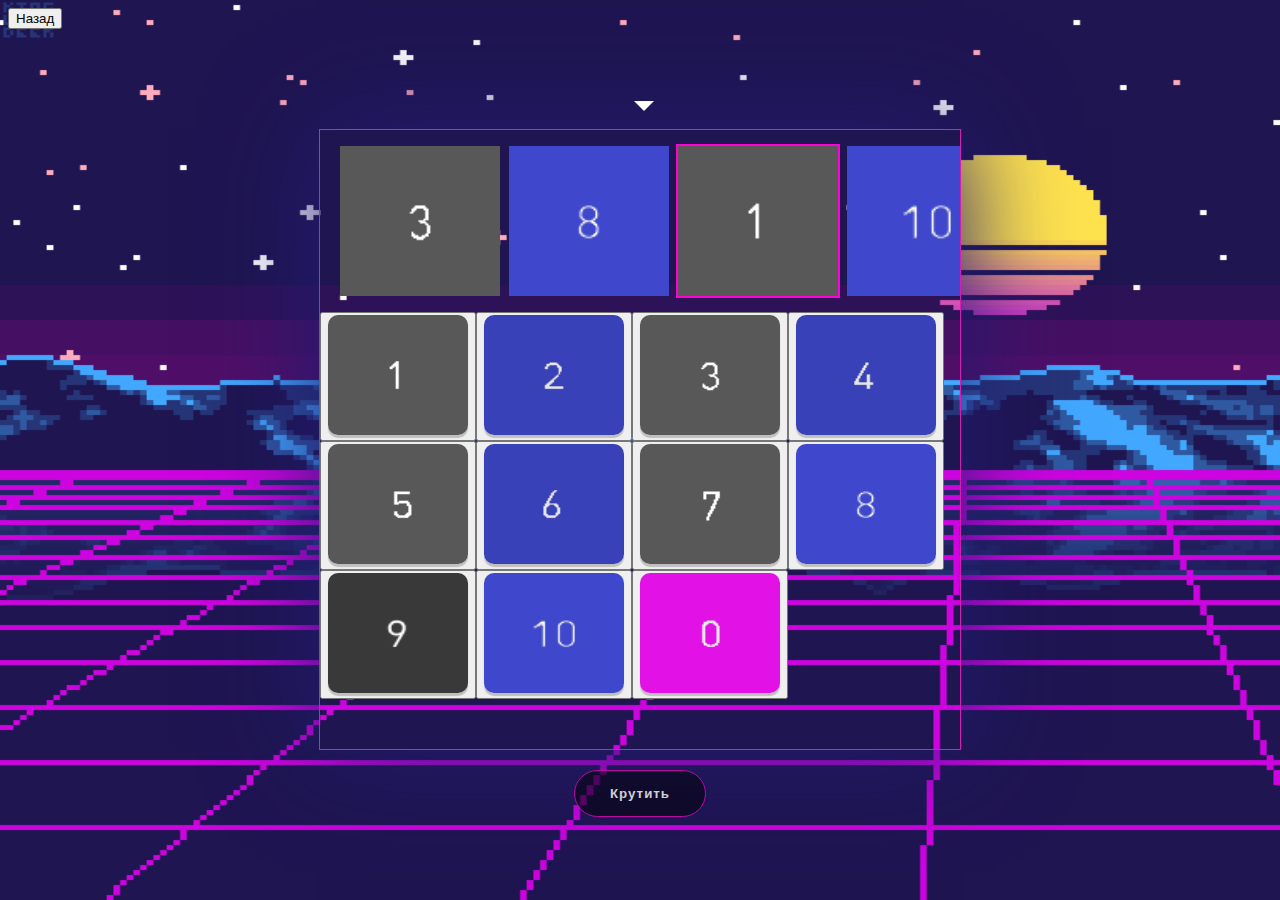
<file: Новая папка/index.html>
<!DOCTYPE html>
<html lang="en" >
<head>
<link rel="icon" href="img/nice.png" type="image/x-icon">
  <meta charset="UTF-8">
  <title>QuantCasino</title>
  <link rel="stylesheet" href="style.css">
  <script language="JavaScript" type="text/javascript" src="script.js"></script>


</head>
	<body>
    <input type="button" onclick="history.back(-2); return false;" value="Назад"/>
		<div id="main"> 
        <div id="mxwidth">
            <ul id="boxes">
                <li class="tape"><img src="img/3.png" alt="1" class="tape-img"></li>
                <li class="tape"><img src="img/8.png" alt="2" class="tape-img"></li>
                <li class="tape"><img src="img/1.png" alt="3" class="tape-img"></li>
                <li class="tape"><img src="img/10.png" alt="4" class="tape-img"></li>
                <li class="tape"><img src="img/0.png" alt="5" class="tape-img"></li>
                <li class="tape"><img src="img/5.png" alt="6" class="tape-img"></li>
				<li class="tape"><img src="img/14.png" alt="7" class="tape-img"></li>
				
            </ul>
       </div>
       <div id="win">
       </div>
	 
	 
	   <table>
                                   <tr>
         <button id="b1101"><img src="img/1.png" alt="1 QC" class="tape-img2"></button>
         <button id="b1102"><img src="img/2.png" alt="2 QC" class="tape-img2"></button>
         <button id="b1103"><img src="img/3.png" alt="3 QC" class="tape-img2" ></button>
         <button id="b1104"><img src="img/4.png" alt="4 QC" class="tape-img2" ></button>
         <button id="b1105"><img src="img/5.png" alt="5 QC" class="tape-img2" ></button>
         <button id="b1106"><img src="img/6.png" alt="6 QC" class="tape-img2" ></button>
                                   </tr>

                                    <tr>
          <button id="b1107"><img src="img/7.png" alt="7 QC" class="tape-img2"></button>
          <button id="b1108"><img src="img/8.png" alt="8 QC" class="tape-img2"></button>
          <button id="b1109"><img src="img/9.png" alt="9 QC" class="tape-img2"></button>
          <button id="b1110"><img src="img/10.png" alt="10 QC" class="tape-img2"></button>
          <button id="b1100"><img src="img/0.png" alt="20 QC" class="tape-img2"></button>
        </table>
    </div>
	
	
    <button onclick="start()" class="mainbutt">Крутить</button>
	
	<div class="blscreen">
		<div class="winblock">
			<button class="close">×</button>
			<h3>You Win</h3>
			<div class="addimg">
				
	  	</div>
	  	<h4>100 QC</h4>
	 
	  	<input  class="wininp">
	  	    <button  onclick="close()" class="winbutt">Забрать</button>
          </div></input>
		</div>
	</div>


<!-- partial -->
  <script src='https://cdnjs.cloudflare.com/ajax/libs/jquery/3.4.1/jquery.min.js'></script><script  src="./script.js"></script>
  
  

</body>
</html>
</file>
<file: Новая папка/style.css>
* {
    
}
body {
/*	background:url(img/backgr.jpg) no-repeat;
	background-size:cover;*/
	background: url(img/QC3.gif) no-repeat;
	background-size:2000px 1000px;
	background-repeat:no-repeat;
}
button {
	cursor: pointer;
}
.tape-img {
  margin:0px;
  padding:0px;
	width:160px;
	height:150px;
	position:relative;
  }

.tape {
	position:relative;
	right:20px;
  height:150px;
  width:160px;
 /* margin:10px 0px;
*/}

li,ul {
	list-style:none;
	display:inline-block;
	content:"";
}
#main {
	width:640px;
	margin:100px auto 20px auto;
	overflow-x:hidden;
/*overflow-y:hidden;*/
	border:1px #d31db5 solid;
	box-shadow: 0 0 100px 1px rgb(33, 27, 112) ;
}
#mxwidth {		
	width:100%;
	margin:0 auto;
}
.tape:nth-child(3) {
	box-shadow:0px 0px 0 2px rgb(253, 2, 211) ;
}
#win {
	position:absolute;
	border-left: 10px solid transparent; 
	border-right: 10px solid transparent;
	border-top: 10px solid #fefefe ;
	top:101px;
	left:49.5%;
}
#boxes {
	width:200%;
  height:150px;
}
.mainbutt {
		padding:15px 35px;
		color: #d0cdd3 ;
		background:rgba(0,0,0,0.5);
		font-weight:bold;
		letter-spacing:1px;
		border:none;
		border:1px #bd08a5 solid;
		display:block;
		border-radius:30px;
		margin:0 auto;
		outline:none;
}
h1 {
	color:white;
}
.hdblock {
	float:left;
	color:#EDEDED;
	font-family:arial;
}
span {
	padding:5px 7px 3px 7px;
	border-radius:50%;
	color: #ad0391 ;
	font-size:10px;
	border:1px #ca0caa solid;
}
.opn {
	position:absolute;
	z-index:6;
	background: rgba(139, 7, 216, 0.8);
	padding:10px;
	border:1px #dedede solid;
	display:none;
}
.opn img {
	
}
span:hover {
		background:#dedede;
}
.block {
	display:block;
}
.minprofile {
	 font-size:16px;
	color: #EDEDED;
	display:grid;
	grid-template-columns:25% 90%;
	position:relative;
	float:right;
}
.minprofile img {
	width:30px;
	border-radius:50%;
	margin-top:8px;
	border:1px #DEDEDE solid;
}
.minprofile p {
	font-weight:lighter;
}
.minprofile h4 { 
	 padding-bottom:8px;
	 text-transform:uppercase;
}
.minprofile div:before {
	content:"";
	display:block;
	width:130px;
	height:2px;
	background:radial-gradient(#cccccc 2%,transparent 80%);
	position:relative;
	top:+24px;
}
.header {
	display:table;
	width:96%;
	margin:20px auto 0px auto;
}
.logo {
	width:400px;
	display:block;
	margin:0px auto 40px auto;
}
.state {
	color:blue;
	background:black;
	padding:20px 10px;
	position:absolute;
	bottom:0px;
	border-top:1px blue solid;
	
}
.blscreen {
	width:100%;
	height:100%;
	background:rgba(0,0,0,0.8);
	position:absolute;
	top:0px;
	display:none;
}
.winblock {
	margin:125px auto;
	width:300px;
	height:400px;
	background:#1C201F;
	display:block;
}
.winblock h3 {
	color:#fbfbfb;
	text-align:center;
	padding-bottom:5px;
}
.winblock img {
	margin:0 auto;
	display:block;
	border:1px #5a067a solid;
	box-shadow: 0 0 80px 1px rgba(103, 3, 185, 0.4);
  height:150px;
  width:170px;
}
.winblock span {
	border:none;
}
.winbutt {
	color:#fbfbfb;
	margin:0 auto;
	display:block;
	padding:10px 55px;
	font-size:18px;
	background:linear-gradient(90deg, #57058d, #6504b4 );
	border:none;
	border-bottom:3px #7d06ac solid;
}
.winblock h4 {
	text-align:center;
	text-transform:uppercase;
	color:#7b00df;
	font-weight:lighter;
	padding:10px 0px 10px 0px;
}
.winblock p {
	color:#606663;
	font-size:14px;
	margin-left:40px;
}
.winblock span {
	padding:0;
	font-size:12px;
}
.close {
	background:none;
	color:#606663;
	font-size:35px;
	border:none;
	height:40px;
	position: relative;
	left: 90%;
}
.wininp {
	background:#1E1B1B;
	padding:15px 20px;
	border:1px #8600df solid;
	margin:10px auto;
	display:block;
	color:#fbfbfb;
}
li{
	margin-right:5px;
}
table
{
	
	margin:0 auto;
	margin-top:50px;
}
.tape-img2 {
	margin:0px;
	padding:0px;
	  width:140px;
	  height:120px;
	  position:relative;
	  box-shadow: 0 0 80px 1px rgb(0, 0, 0);
	  /*Скругленные углы*/

-webkit-border-radius: 30px;

-moz-border-radius: 30px;

border-radius: 30px;

 


/*Скругленные углы*/

-webkit-border-radius: 10px;

-moz-border-radius: 10px;

border-radius: 10px;

 

/*Градиент*/

background-image: -webkit-linear-gradient(top, rgba(0, 0, 0, 0), rgba(0, 0, 0, 0.2));

background-image: -moz-linear-gradient(top, rgba(0, 0, 0, 0), rgba(0, 0, 0, 0.2));

background-image: -o-linear-gradient(top, rgba(0, 0, 0, 0), rgba(0, 0, 0, 0.2));

background-image: -ms-linear-gradient(top, rgba(0, 0, 0, 0), rgba(0, 0, 0, 0.2));

background-image: linear-gradient(top, rgba(0, 0, 0, 0), rgba(0, 0, 0, 0.2));

 

/*Тень*/

-webkit-box-shadow: 0px 3px 1px rgba(0, 0, 0, 0.2);

-moz-box-shadow: 0px 3px 1px rgba(0, 0, 0, 0.2);

box-shadow: 0px 3px 1px rgba(0, 0, 0, 0.2);



-webkit-transition: All 0.5s ease;

-moz-transition: All 0.5s ease;

-o-transition: All 0.5s ease;

-ms-transition: All 0.5s ease;

transition: All 0.5s ease;
	}
</file>
